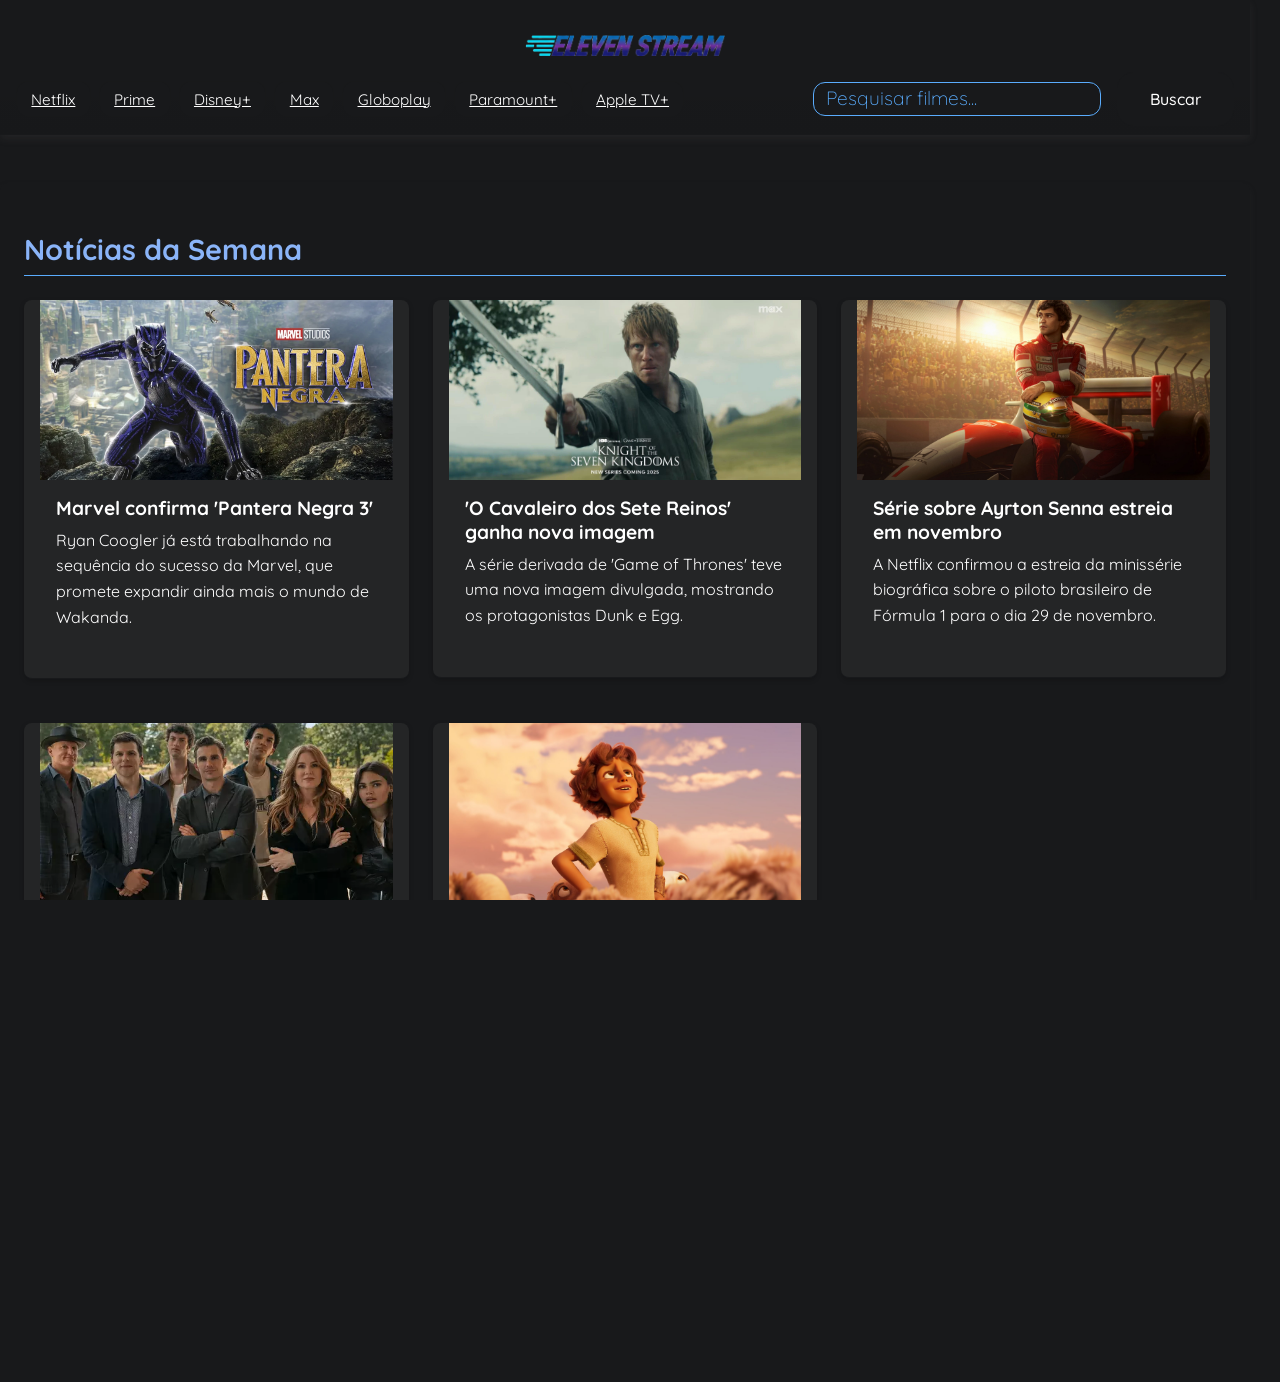
<file: index.html>
<!DOCTYPE html>
<html lang="pt-br">
<head>
    <meta charset="UTF-8">
    <meta name="viewport" content="width=device-width, initial-scale=1.0">
    <link rel="stylesheet" href="style.css">
    <link rel="icon" href="filme.ico" type="image/x-icon">
    <title>Eleven Stream</title>
</head>
<body>
    <header>
        <h1>
            <a href="index.html" class="logo-button" aria-label="Voltar para a página principal">
                <img src="eleven.png" alt="logo Eleven Stream" width="200">
            </a>
        </h1>

        <!-- barra fixa na base do header: grupo de botões (scroll) + campo de busca à direita -->
        <div class="stream-buttons">
            <div class="buttons-group">
                <a href="netflix.html" class="btn-stream btn-netflix" aria-label="Netflix">Netflix</a>
                <a href="prime-video.html" class="btn-stream btn-prime-video" aria-label="Prime Video">Prime</a>
                <a href="disney-plus.html" class="btn-stream btn-disney-plus" aria-label="Disney+">Disney+</a>
                <a href="max.html" class="btn-stream btn-max" aria-label="Max">Max</a>
                <a href="globoplay.html" class="btn-stream btn-globoplay" aria-label="Globoplay">Globoplay</a>
                <a href="paramount.html" class="btn-stream btn-paramount" aria-label="Paramount+">Paramount+</a>
                <a href="apple-tv.html" class="btn-stream btn-apple-tv" aria-label="Apple TV+">Apple TV+</a>
            </div>

            <div class="search-container" role="search">
                <input id="busca" type="search" placeholder="Pesquisar filmes..." aria-label="Pesquisar filmes">
                <button id="botao-busca" aria-label="Buscar">Buscar</button>
            </div>
        </div>

        <!-- barra de pesquisa removida conforme solicitado -->
    </header>

    <main>
        <section class="news-container">
            <h2>Notícias da Semana</h2>
            <div class="news-articles">
                <a href="https://www.adorocinema.com/filmes/filme-312101/" target="_blank" style="text-decoration: none; color: inherit;">
                    <article class="news-item">
                        <img src="pantera_negra.png" alt="Pantera Negra">
                        <div class="news-item-content">
                            <h3>Marvel confirma 'Pantera Negra 3'</h3>
                            <p>Ryan Coogler já está trabalhando na sequência do sucesso da Marvel, que promete expandir ainda mais o mundo de Wakanda.</p>
                        </div>
                    </article>
                </a>
                <a href="https://www.adorocinema.com/series/serie-28230/" target="_blank" style="text-decoration: none; color: inherit;">
                    <article class="news-item">
                        <img src="o_cavaleiro_dos_sete_reinos.png" alt="imagem da serie o cavaleiro dos sete reinos">
                        <div class="news-item-content">
                            <h3>'O Cavaleiro dos Sete Reinos' ganha nova imagem</h3>
                            <p>A série derivada de 'Game of Thrones' teve uma nova imagem divulgada, mostrando os protagonistas Dunk e Egg. </p>
                        </div>
                    </article>
                </a>
                <a href="https://www.adorocinema.com/series/serie-34199/" target="_blank" style="text-decoration: none; color: inherit;">
                    <article class="news-item">
                        <img src="airton_senna.png" alt="Série Senna da Netflix">
                        <div class="news-item-content">
                            <h3>Série sobre Ayrton Senna estreia em novembro</h3>
                            <p>A Netflix confirmou a estreia da minissérie biográfica sobre o piloto brasileiro de Fórmula 1 para o dia 29 de novembro.</p>
                        </div>
                    </article>
                </a>
                <a href="https://www.adorocinema.com/filmes/filme-238073/" target="_blank" style="text-decoration: none; color: inherit;">
                    <article class="news-item">
                        <img src="truque_de_mestre.png" alt="Logo de Truque de Mestre">
                        <div class="news-item-content">
                            <h3>'Truque de Mestre 3' ganha data de estreia</h3>
                            <p>A sequência da popular franquia de mágicos ilusionistas foi confirmada e chega aos cinemas em novembro de 2025.</p>
                        </div>
                    </article>
                </a>
                <a href="https://www.angel.com/pt-BR/watch/young-david" target="_blank" style="text-decoration: none; color: inherit;">
                    <article class="news-item">
                        <img src="young-david.png" alt="Animação Davi">
                        <div class="news-item-content">
                            <h3>Animação sobre o Rei Davi ganha novo teaser</h3>
                            <p>A Angel Studios divulgou um novo teaser de 'Davi', uma animação musical que contará a história do pastor que se tornou rei.</p>
                        </div>
                    </article>
                </a>
            </div>
        </section>
        <section class="card-container">
            <article class="card">
               
            </article>
        </section>
    </main>

    <!-- footer movido para baixo da página -->
    <footer>
        <div class="footer-location">
            Brasil
        </div>
        <div class="footer-links">
            <a href="https://github.com/Hyago085" target="_blank">GitHub</a>
            <a href="https://www.alura.com.br/" target="_blank">Alura</a>
            <a href="https://www.linkedin.com/in/hyago-eug%C3%AAnio-229a09251/" target="_blank">LinkedIn</a>
        </div>
    </footer>
    <script src="app.js"></script>
</body>
</html>
</file>
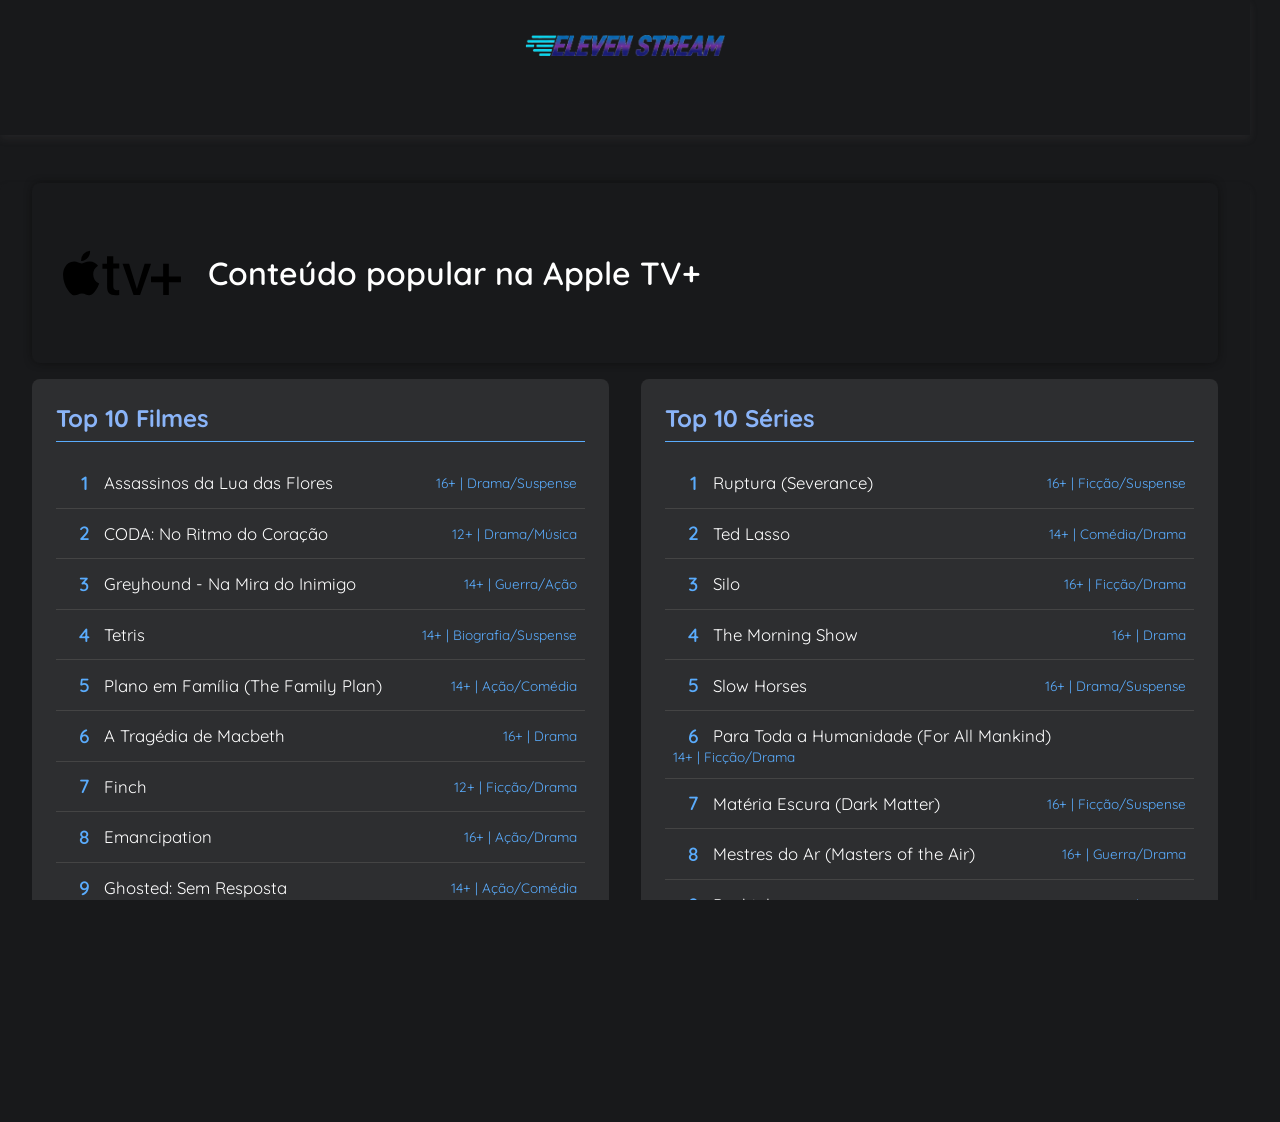
<file: apple-tv.html>
<!DOCTYPE html>
<html lang="pt-br">
<head>
    <meta charset="UTF-8">
    <meta name="viewport" content="width=device-width, initial-scale=1.0">
    <title>Top 10 Apple TV+ - Movie Stream</title>
    <link rel="icon" href="filme.ico" type="image/x-icon">
    <link rel="stylesheet" href="style.css">
    <link rel="stylesheet" href="streaming-page.css">
</head>
<body>
    <header>
        <h1>
            <a href="index.html" class="logo-button" aria-label="Voltar para a página principal">
                <img src="eleven.png" alt="logo Eleven Stream" width="200">
            </a>
        </h1>
    </header>

    <main class="streaming-page-main" data-streaming-service="appletv">
        <div class="streaming-header appletv-header">
            <img src="apple-tv-logo-2023.svg" class="streaming-logo">
            <h2>Conteúdo popular na Apple TV+</h2>
        </div>

        <div class="top-lists-container">
            <section class="top-list">
                <h3>Top 10 Filmes</h3>
                <ol id="movies-list"></ol>
            </section>

            <section class="top-list">
                <h3>Top 10 Séries</h3>
                <ol id="series-list"></ol>
            </section>
        </div>
    </main>

    <footer style="padding: 10px 20px;">
        <div class="footer-location">Brasil</div>
        <div class="footer-links">
            <a href="https://github.com/Hyago085" target="_blank">GitHub</a>
            <a href="https://www.alura.com.br/" target="_blank">Alura</a>
            <a href="https://www.linkedin.com/in/hyago-eug%C3%AAnio-229a09251/" target="_blank">LinkedIn</a>
        </div>
    </footer>
    <script src="app.js"></script>
</body>
</html>
</file>
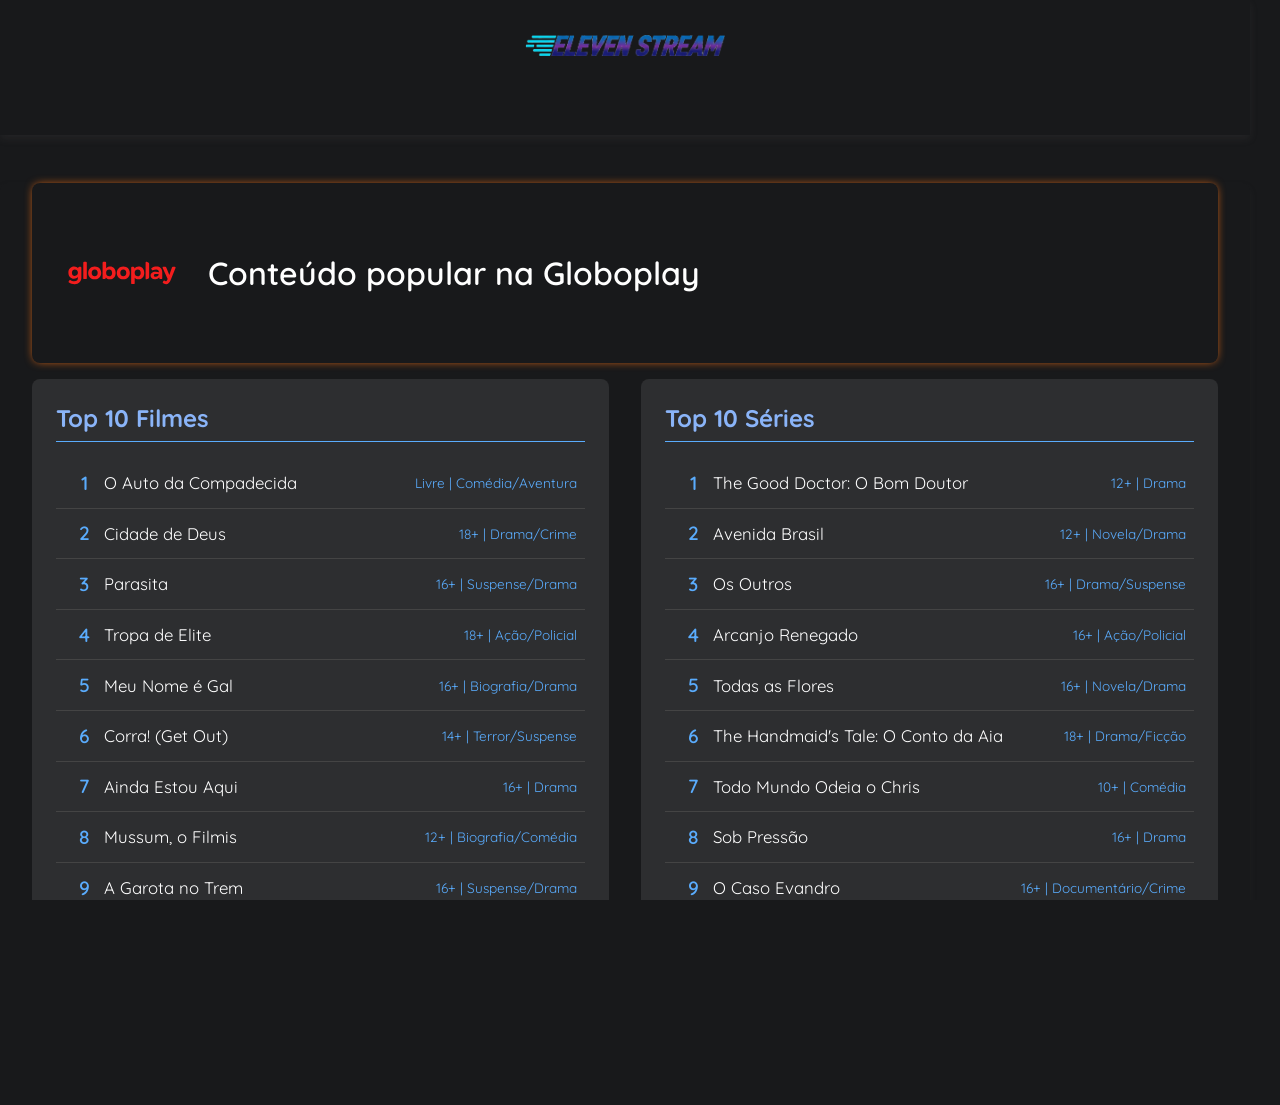
<file: globoplay.html>
<!DOCTYPE html>
<html lang="pt-br">
<head>
    <meta charset="UTF-8">
    <meta name="viewport" content="width=device-width, initial-scale=1.0">
    <title>Top 10 Globoplay - Movie Stream</title>
    <link rel="icon" href="filme.ico" type="image/x-icon">
    <link rel="stylesheet" href="style.css">
    <link rel="stylesheet" href="streaming-page.css">
</head>
<body>
    <header>
        <h1>
            <a href="index.html" class="logo-button" aria-label="Voltar para a página principal">
                <img src="eleven.png" alt="logo Eleven Stream" width="200">
            </a>
        </h1>
    </header>

    <main class="streaming-page-main" data-streaming-service="globoplay">
        <div class="streaming-header globoplay-header">
            <img src="globoplay-logo.svg"
                 alt="Logo Globoplay"
                 class="streaming-logo"
                 onerror="this.onerror=null;this.src='https://via.placeholder.com/140x80?text=Globoplay';">
            <h2>Conteúdo popular na Globoplay</h2>
        </div>

        <div class="top-lists-container">
            <section class="top-list">
                <h3>Top 10 Filmes</h3>
                <ol id="movies-list"></ol>
            </section>

            <section class="top-list">
                <h3>Top 10 Séries</h3>
                <ol id="series-list"></ol>
            </section>
        </div>
    </main>

    <footer style="padding: 10px 20px;">
        <div class="footer-location">Brasil</div>
        <div class="footer-links">
            <a href="https://github.com/Hyago085" target="_blank">GitHub</a>
            <a href="https://www.alura.com.br/" target="_blank">Alura</a>
            <a href="https://www.linkedin.com/in/hyago-eug%C3%AAnio-229a09251/" target="_blank">LinkedIn</a>
        </div>
    </footer>
    <script src="app.js"></script>
</body>
</html>
</file>
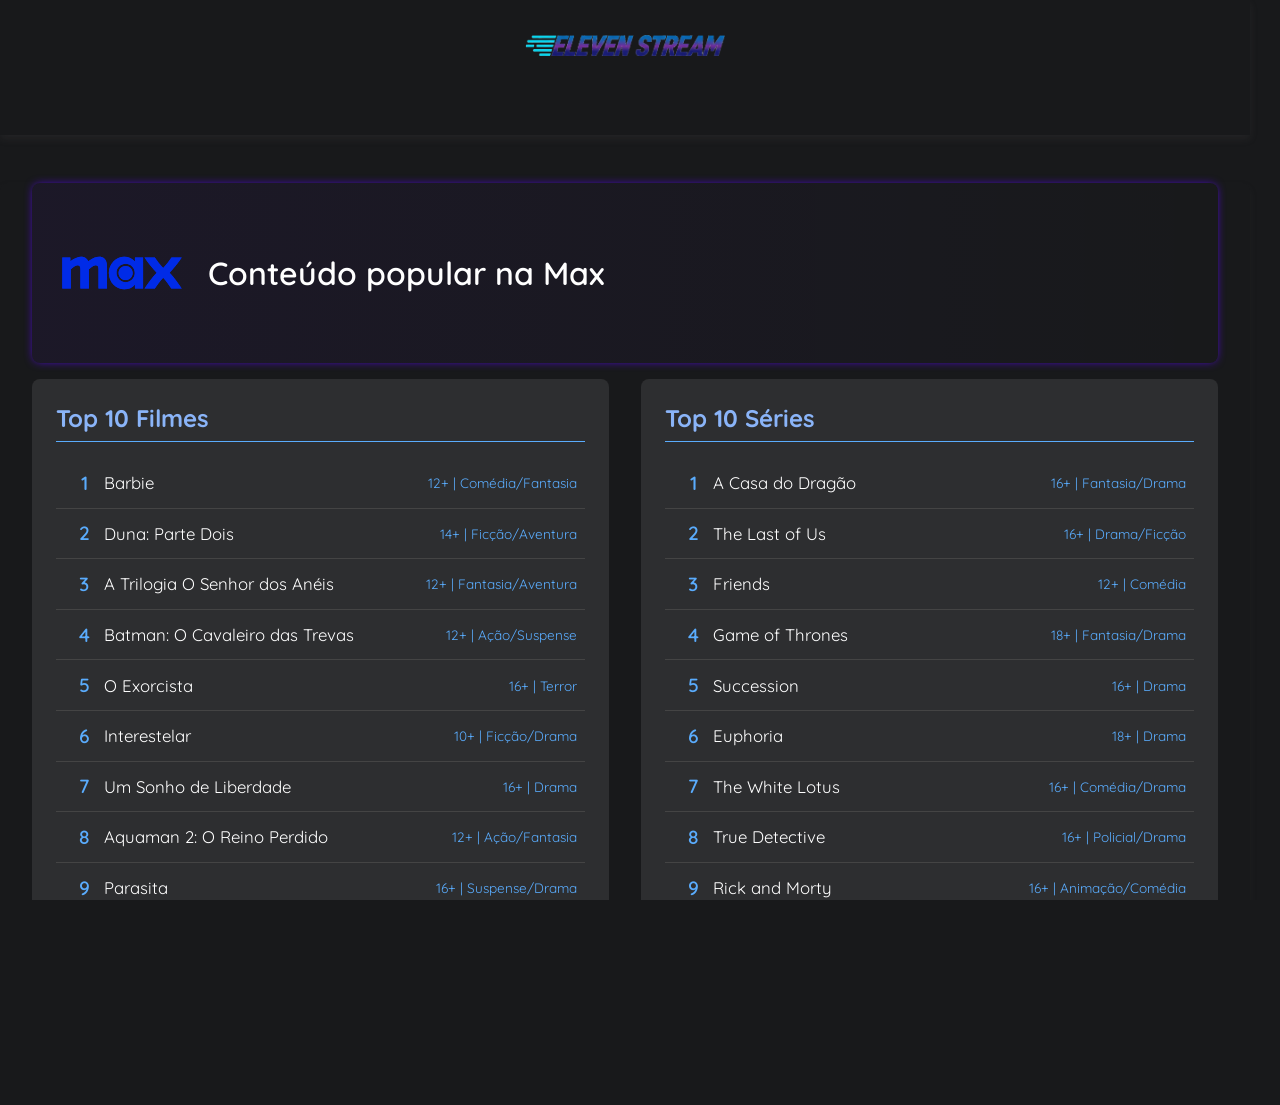
<file: max.html>
<!DOCTYPE html>
<html lang="pt-br">
<head>
    <meta charset="UTF-8">
    <meta name="viewport" content="width=device-width, initial-scale=1.0">
    <title>Top 10 Max - Movie Stream</title>
    <link rel="icon" href="filme.ico" type="image/x-icon">
    <link rel="stylesheet" href="style.css">
    <link rel="stylesheet" href="streaming-page.css">
</head>
<body>
    <header>
        <h1>
            <a href="index.html" class="logo-button" aria-label="Voltar para a página principal">
                <img src="eleven.png" alt="logo Eleven Stream" width="200">
            </a>
        </h1>
    </header>

    <main class="streaming-page-main" data-streaming-service="max">
        <div class="streaming-header max-header">
            <img src="max-logo.svg"
                 alt="Logo Max"
                 class="streaming-logo"
                    onerror="this.onerror=null;this.src='https://via.placeholder.com/140x80?text=Max';">
            <h2>Conteúdo popular na Max</h2>
        </div>

        <div class="top-lists-container">
            <section class="top-list">
                <h3>Top 10 Filmes</h3>
                <ol id="movies-list"></ol>
            </section>

            <section class="top-list">
                <h3>Top 10 Séries</h3>
                <ol id="series-list"></ol>
            </section>
        </div>
    </main>

    <footer style="padding: 10px 20px;">
        <div class="footer-location">Brasil</div>
        <div class="footer-links">
            <a href="https://github.com/Hyago085" target="_blank">GitHub</a>
            <a href="https://www.alura.com.br/" target="_blank">Alura</a>
            <a href="https://www.linkedin.com/in/hyago-eug%C3%AAnio-229a09251/" target="_blank">LinkedIn</a>
        </div>
    </footer>
    <script src="app.js"></script>
</body>
</html>
</file>
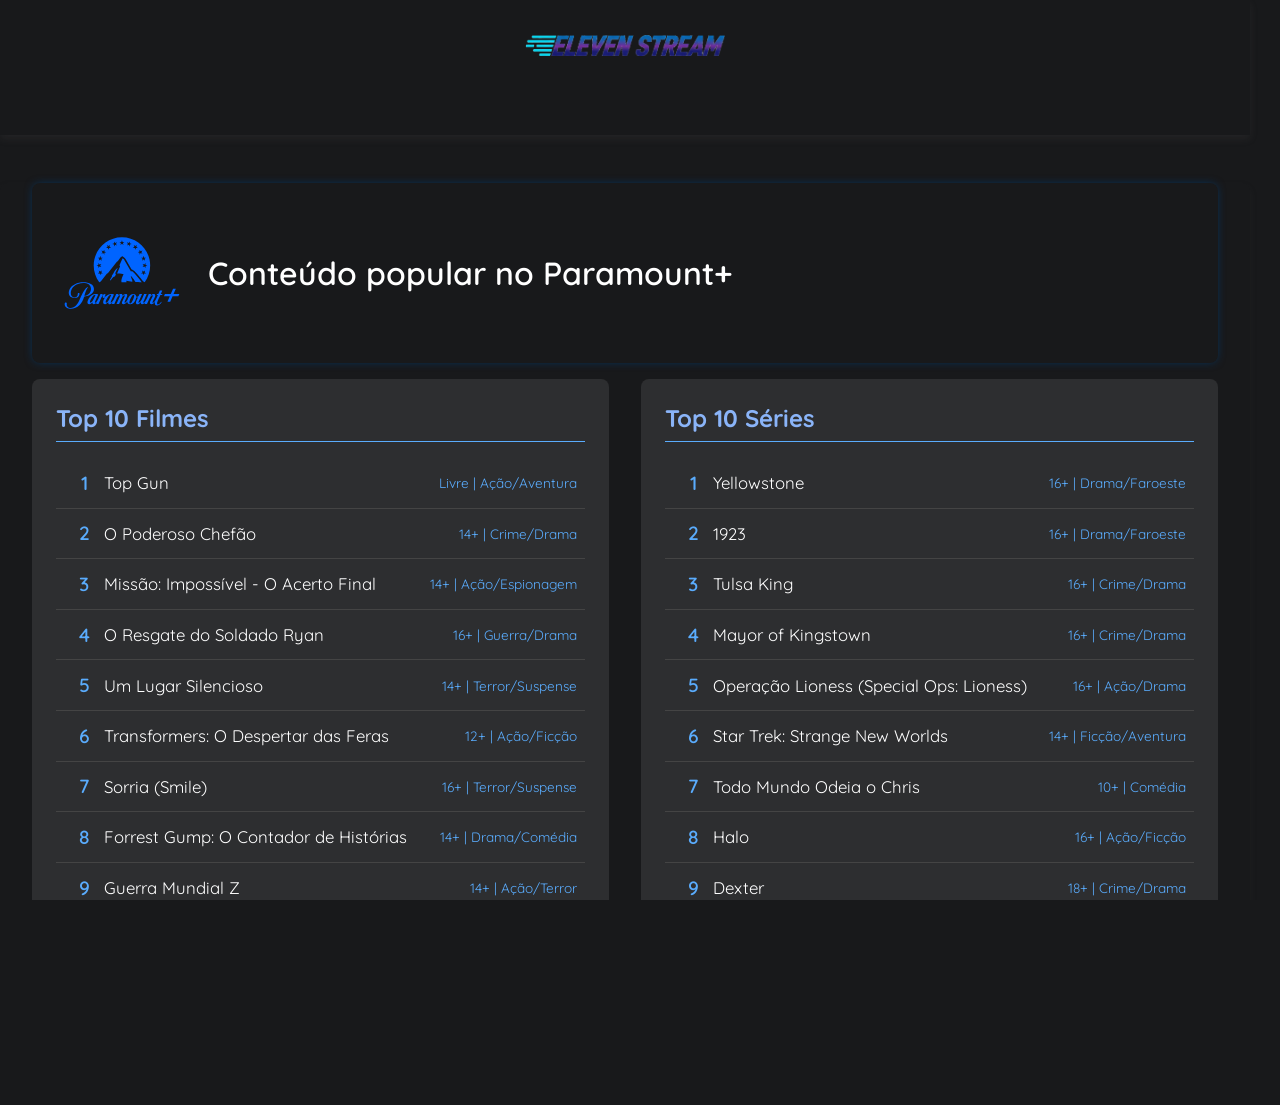
<file: paramount.html>
<!DOCTYPE html>
<html lang="pt-br">
<head>
    <meta charset="UTF-8">
    <meta name="viewport" content="width=device-width, initial-scale=1.0">
    <title>Top 10 Paramount+ - Movie Stream</title>
    <link rel="icon" href="filme.ico" type="image/x-icon">
    <link rel="stylesheet" href="style.css">
    <link rel="stylesheet" href="streaming-page.css">
</head>
<body>
    <header>
        <h1>
            <a href="index.html" class="logo-button" aria-label="Voltar para a página principal">
                <img src="eleven.png" alt="logo Eleven Stream" width="200">
            </a>
        </h1>
    </header>

    <main class="streaming-page-main" data-streaming-service="paramount">
        <div class="streaming-header paramount-header">
            <img src="paramount-plus-logo.svg" class="streaming-logo">
            <h2>Conteúdo popular no Paramount+</h2>
        </div>

        <div class="top-lists-container">
            <section class="top-list">
                <h3>Top 10 Filmes</h3>
                <ol id="movies-list"></ol>
            </section>

            <section class="top-list">
                <h3>Top 10 Séries</h3>
                <ol id="series-list"></ol>
            </section>
        </div>
    </main>

    <footer style="padding: 10px 20px;">
        <div class="footer-location">Brasil</div>
        <div class="footer-links">
            <a href="https://github.com/Hyago085" target="_blank">GitHub</a>
            <a href="https://www.alura.com.br/" target="_blank">Alura</a>
            <a href="https://www.linkedin.com/in/hyago-eug%C3%AAnio-229a09251/" target="_blank">LinkedIn</a>
        </div>
    </footer>
    <script src="app.js"></script>
</body>
</html>
</file>
<file: style.css>
/* Importa a fonte 'Quicksand' do Google Fonts para ser usada em toda a página. */
@import url('https://fonts.googleapis.com/css2?family=Quicksand:wght@300..700&display=swap');

/* Seletor universal (*) que aplica a regra a todos os elementos. */
* {
    box-sizing: border-box; /* Garante que padding e border não aumentem a largura/altura final do elemento. */
}

/* Define variáveis de cores globais para serem reutilizadas no CSS, facilitando a manutenção do tema. */
:root {
    --primary-color: #8ab4f8;
    --secondary-color: #ffffff;
    --tertiary-color: #5aacfd;
    --bg-color: #18191b;

    /* Cores das marcas de streaming */
    --netflix-red: #E50914;
    --prime-video-blue: #00A8E1;
    --disney-plus-blue: #01147C;
    --max-purple: #5808F3;
    --text-light: #FFFFFF;
    --text-dark: #000000;

    /* cores adicionais solicitadas */
    --globoplay-green: #FB7416;
    --paramount-blue: #003B6F;
    --appletv-black: #0B0B0B;
}

/* Estilos aplicados ao corpo (body) da página. */
body {
    margin: 0; /* Remove a margem padrão do navegador. */
    background: var(--bg-color); /* Define a cor de fundo usando uma variável. */
    color: var(--secondary-color); /* Define a cor do texto padrão. */
    font-family: "Quicksand", sans-serif; /* Define a família da fonte. */
}

/* remove barra de rolagem global e força rolagem interna no main */
html, body {
    height: 100%;
    overflow: auto; /* scrollbar do documento (no canto direito) */
    scrollbar-gutter: stable; /* evita "pulo" no layout quando a barra aparece (suporte moderno) */
}

/* main não deve ter scroll próprio vertical - permite que o scroll fique na borda direita da janela */
main {
    overflow-y: visible;
    -webkit-overflow-scrolling: touch;
    max-width: 80rem;
    margin: 0 auto;
    margin-top: 2rem;
    padding-right: 0; /* remove espaço que desloca a barra para dentro */
    padding-bottom: 4rem;
}

/* Estilização do cabeçalho (header). */
header {
    padding: 2rem 1rem 4.5rem; /* aumenta padding-bottom para espaço da barra de botões */
    display: flex;
    align-items: center;
    justify-content: space-around;
    position: sticky; /* Faz o cabeçalho ficar fixo no topo ao rolar a página. */
    top: 0; /* Posição inicial no topo. */
    background: var(--bg-color); /* Cor de fundo. */
    z-index: 10; /* Garante que o cabeçalho fique sobre outros elementos. */
    box-shadow: 0 4px 8px rgba(109, 105, 105, 0.137); /* Sombra para destaque */
    border-bottom: 1px solid var(--bg-color); /* Borda inferior sutil. */
    gap: 1rem; /* Espaçamento entre os itens do flex container. */
}

/* Estilização do título principal (h1) dentro do cabeçalho. */
header h1 {
    font-size: 1.5rem;
    margin: 0;
    font-weight: 500;
    white-space: nowrap; /* Impede que o texto quebre em várias linhas. */
}

/* torna a logo clicável sem aparência de link padrão */
.logo-button {
    display: inline-block;
    text-decoration: none;
    background: transparent;
    border: none;
    padding: 0;
    margin: 0;
    cursor: pointer;
}
.logo-button img {
    display: block;
    max-width: 100%;
    height: auto;
}

/* Estilização do campo de busca (input). */
div input {
    padding: 0.375rem 0.75rem;
    border-radius: 1rem;
    border: 1px solid var(--tertiary-color);
    background: var(--bg-color);
    font-family: inherit;
    font-size: 1.5rem;
    transition: all 0.2s ease;
    width: 30rem;
    color: var(--secondary-color);
    margin-right: .5rem;
}

/* Estilização do texto de placeholder dentro do input. */
div input::placeholder {
    font-size: 1.2rem;
    font-weight: 300;
    color: var(--tertiary-color);
}

/* Estilização do input quando está em foco (selecionado). */
div input:focus {
    outline: none; /* Remove a borda de foco padrão. */
    border-color: var(--bg-color); /* Muda a cor da borda. */
    box-shadow: 0 0 0 0.1rem var(--tertiary-color); /* Adiciona uma sombra para indicar o foco. */
}

/* Estilização do botão de busca. */
#botao-busca {
    padding: 1rem 2rem;
    border-radius: 1rem;
    border: none; /* Remove a borda padrão. */
    cursor: pointer;
    font-family: inherit;
    font-weight: 500;
    font-size: 1rem;
    white-space: nowrap;
    transition: background-color 0.2s ease, color 0.2s ease;
    background-color: var(--bg-color);
    color: var(--secondary-color);
    border: 1px solid var(--bg-color);
}

/* Efeito visual quando o mouse passa por cima do botão. */
#botao-busca:hover {
    background-color: var(--primary-color);
    color: var(--bg-color);
    box-shadow: 0 0 0 0.1rem var(--primary-color);
}

/* Efeito visual quando o botão é clicado. */
#botao-busca:active {
    transform: scale(0.98); /* Reduz ligeiramente o tamanho do botão para dar feedback de clique. */
}

/* barra fixa de botões na base do header, vai de esquerda a direita */
.stream-buttons {
    position: absolute;
    left: 0;
    right: 0;
    bottom: 0;
    display: flex;
    align-items: center;
    justify-content: space-between; /* grupo de botões à esquerda, busca à direita */
    padding: 0.5rem 1rem;
    background: linear-gradient(0deg, rgba(0,0,0,0.04), transparent); /* sutileza visual */
    gap: 1rem;
}

/* grupo de botões com overflow-x para scroll horizontal quando necessário */
.buttons-group {
    display: flex;
    gap: 0.5rem;
    align-items: center;
    overflow-x: auto;
    white-space: nowrap;
    -webkit-overflow-scrolling: touch;
    flex: 1 1 auto; /* ocupa espaço disponível */
}

/* container da busca (fixo à direita da barra) */
.search-container {
    flex: 0 0 auto;
    display: flex;
    gap: 0.5rem;
    align-items: center;
}

/* estiliza o input de busca específico do cabeçalho (substitui regras genéricas se houver conflito) */
.search-container input {
    padding: 0.4rem 0.75rem;
    border-radius: 0.75rem;
    border: 1px solid var(--tertiary-color);
    background: var(--bg-color);
    font-family: inherit;
    font-size: 0.95rem;
    color: var(--secondary-color);
    width: 18rem;
}

/* adaptações para telas pequenas */
@media (max-width: 768px) {
    .search-container input {
        width: 14rem;
    }
}

@media (max-width: 480px) {
    /* quando a barra fica estática, os itens empilham e a busca ocupa largura completa */
    .stream-buttons {
        position: static;
        width: 100%;
        flex-wrap: wrap;
        justify-content: center;
        padding: 0.5rem 0;
        background: transparent;
    }

    .buttons-group {
        order: 1;
        width: 100%;
        justify-content: center;
    }

    .search-container {
        order: 2;
        width: 100%;
        justify-content: center;
        margin-top: 0.5rem;
    }

    .search-container input {
        width: 90%;
        max-width: 24rem;
    }
}

/* foco acessível no botão da logo */
.logo-button:focus {
    outline: none;
    box-shadow: 0 0 0 0.12rem rgba(138,180,248,0.14);
    border-radius: 0.25rem;
}

/* Estilização da área de conteúdo principal (main). */
main {
    max-width: 80rem;
    margin: 0 auto;
    margin-top: 3rem; /* Espaço para separar do header */
    margin-bottom: 3rem; /* Espaço para separar do footer */
    padding: 1.5rem;
    border-radius: 8px;
    box-shadow: 0 4px 8px rgba(83, 82, 82, 0.096); /* Sombra para destaque */
}

footer {
   padding: 10px 20px;
}
/* --- Seção de Notícias --- */
.news-container {
    margin-bottom: 3rem;
}

.news-container h2 {
    font-size: 1.8rem;
    color: var(--primary-color);
    border-bottom: 1px solid var(--tertiary-color);
    padding-bottom: 0.5rem;
    margin-bottom: 1.5rem;
}

.news-articles {
    display: grid;
    grid-template-columns: repeat(auto-fill, minmax(300px, 1fr));
    gap: 1.5rem;
}

.news-item {
    background-color: #242526;
    border-radius: 8px;
    overflow: hidden;
    display: flex;
    flex-direction: column;
    box-shadow: 0 2px 5px rgba(0,0,0,0.2);
    transition: transform 0.2s ease, box-shadow 0.2s ease;
}

.news-item:hover {
    transform: translateY(-5px);
    box-shadow: 0 4px 10px rgba(0,0,0,0.3);
}

.news-item img {
    width: 100%;
    height: 180px;
    object-fit: cover;
}

.news-item-content {
    padding: 1rem;
}

.news-item h3 {
    margin: 0 0 0.5rem 0;
    font-size: 1.2rem;
}

article {
    background: none;
    border-radius: 0;
    padding: 0;
    padding: 0 1rem;
    margin-bottom: 1.25rem;
    box-shadow: none;
    transition: background-color 0.3s ease, border-bottom-color 0.3s ease;
    border-bottom: 1px solid var(--bg-color);
    padding-bottom: 1.5rem;
}

/* Efeito de escala ao passar o mouse sobre um artigo. */
article:hover {
    transform: scale(1.01);
    cursor: pointer;
}

/* Estilização do título (h2) de cada artigo. */
article h2 {
    margin-top: 0;
    font-weight: 600;
    font-size: 1.6rem;
    border-bottom: none;
    padding-bottom: 0;
    margin-bottom: 0.25rem;
    color: var(--primary-color);
}

/* Estilização dos parágrafos (p) dentro dos artigos. */
article p {
    margin: 0.5rem 0;
    line-height: 1.6;
    font-size: 1rem;
    margin-bottom: 0.5rem;
    color: var(--secondary-color);
}

/* Estilização do texto em negrito (strong) dentro dos parágrafos. */
article p strong {
    color: var(--tertiary-color);
    font-weight: 400;
}

/* Estilização dos links (a) dentro dos artigos. */
article a {
    color: var(--primary-color);
    text-decoration: none;
    font-weight: 200;
}

/* Adiciona sublinhado ao passar o mouse sobre o link. */
article a:hover {
    text-decoration: underline;
}

/* Estilização do rodapé (footer). */
.footer {
    max-width: 80rem;
    margin: 0 auto 2rem auto; /* Centraliza e adiciona margem inferior */
    color: var(--tertiary-color); 
    padding: 2rem 1rem; /* Aumenta o padding vertical para "esticar" o rodapé */
    border-radius: 8px;
    border-top: 1px solid #5d5f61;
    font-size: 0.8rem;
}

/* Estilização da seção de localização no rodapé. */
.footer-location {
    color: #007cf8;
    margin-bottom: 10px;
}

/* Estilização da lista de links no rodapé. */
.footer-links {
    list-style: none;
    display: flex;
    flex-wrap: wrap;
    justify-content: center;
    gap: 15px;
}

/* Estilização dos links individuais no rodapé. */
.footer-links a {
    color: var(--secondary-color);
    text-decoration: none;
    transition: color 0.2s;
}

.footer-links a:hover {
    color: var(--primary-color);
}

/* Estilo base para os botões de streaming */
.btn-stream {
    flex: 0 0 auto;
    padding: 0.45rem 0.9rem;
    border-radius: 0.75rem;
    font-size: 0.95rem;
    background-color: var(--bg-color);
    color: var(--secondary-color);
    border: 1px solid rgba(20, 20, 20, 0.06);
    transition: background-color 0.20s ease, color 0.20s ease, box-shadow 0.20s ease, transform 0.08s ease;
    cursor: pointer;
}

/* foco acessível */
.btn-stream:focus {
    outline: none;
    box-shadow: 0 0 0 0.12rem rgba(0, 0, 0, 0.14);
    transform: translateY(-1px);
}

/* Hover por marca (cores aparecem ao passar o mouse) */
.btn-stream.btn-netflix:hover {
    background-color: var(--netflix-red);
    color: var(--text-light);
}

.btn-stream.btn-prime-video:hover {
    background-color: var(--prime-video-blue);
    color: var(--text-light);
}

.btn-stream.btn-disney-plus:hover {
    background-color: var(--disney-plus-blue);
    color: var(--text-light);
}

.btn-stream.btn-max:hover {
    background-color: var(--max-purple);
    color: var(--text-light);
}

.btn-stream.btn-globoplay:hover {
    background-color: var(--globoplay-green);
    color: var(--text-light);
}

.btn-stream.btn-paramount:hover {
    background-color: var(--paramount-blue);
    color: var(--text-light);
}

.btn-stream.btn-apple-tv:hover {
    background-color: var(--appletv-black);
    color: var(--text-light);
}

/* Media Query para telas com largura máxima de 768px (tablets). */
@media (max-width: 768px) {
    header {
        flex-direction: column;
        padding: 1rem;
    }

    header h1 {
        text-align: center;
        margin-bottom: 1rem;
    }

    div input {
        width: 90vw;
        font-size: 1.2rem;
    }

    main {
        padding: 0 1rem;
    }

    article:hover {
        transform: none;
    }
}

/* Media Query para telas com largura máxima de 480px (celulares). */
@media (max-width: 480px) {
    header h1 {
        font-size: 1rem;
        max-width: 70%;
        word-wrap: break-word;
    }

    div input,
    div input::placeholder {
        font-size: 1rem;
    }

    article h2 {
        font-size: 1.3rem;
    }

    div {
        display: flex;
        align-items: center;
        justify-content: center;
        flex-direction: column;
        gap: 0.5rem;
    }

    .footer {
        display: none; /* Oculta o rodapé em telas muito pequenas. */
    }

    button {
        margin-top: 1rem;
    }

    header {
        padding: 1rem; /* remove espaço extra quando a barra ficar estática */
    }

    .stream-buttons {
        position: static;
        width: 100%;
        flex-wrap: wrap;
        justify-content: center;
        padding: 0.5rem 0;
        background: transparent;
    }

    .buttons-group {
        order: 1;
        width: 100%;
        justify-content: center;
    }

    .search-container {
        order: 2;
        width: 100%;
        justify-content: center;
        margin-top: 0.5rem;
    }

    .search-container input {
        width: 90%;
        max-width: 24rem;
    }
}
</file>
<file: streaming-page.css>
/* Estilos para as páginas dedicadas de cada streaming */

.streaming-page-main {
    padding: 0 2rem;
}

.streaming-header {
    display: flex;
    align-items: center;
    gap: 1rem;
    padding: 1.25rem;
    border-radius: 8px;
    flex-wrap: wrap;
}

/* estilo compartilhado para todas as logos das páginas de streaming */
.streaming-logo {
    display: block;
    width: 140px;
    max-width: 30%;
    height: auto;
    object-fit: contain;

    /* remove o fundo e a borda de debug */
    background: transparent;
    border: none;
    min-height: 48px;

    /* Estilos para a imagem de fundo (logo) */
    background-repeat: no-repeat;
    background-position: center;
    background-size: contain;
}

/* Define a imagem de cada logo */
.netflix-header .streaming-logo {
    background-image: url('https://logodownload.org/wp-content/uploads/2014/10/netflix-logo-5.png');
}
.prime-video-header .streaming-logo {
    background-image: url('https://logodownload.org/wp-content/uploads/2018/07/prime-video-logo-0.png');
}
.disney-plus-header .streaming-logo {
    background-image: url('https://logodownload.org/wp-content/uploads/2020/11/disney-plus-logo-1.png');
}
.max-header .streaming-logo {
    background-image: url('max-logo.svg');
}

.streaming-header h2 {
    margin: 0;
    font-size: 2rem;
    font-weight: 600;
}

/* Cores específicas para cada serviço */
.netflix-header {
    border-color: var(--netflix-red);
    box-shadow: 0 0 10px -2px var(--netflix-red);
}
.prime-video-header {
    border-color: var(--prime-video-blue);
    box-shadow: 0 0 10px -2px var(--prime-video-blue);
}
.disney-plus-header {
    border-color: var(--disney-plus-blue);
    box-shadow: 0 0 10px -2px var(--disney-plus-blue);
}
.max-header {
    border-color: var(--max-purple);
    box-shadow: 0 0 10px -2px var(--max-purple);
}
.globoplay-header { border-color: var(--globoplay-green); box-shadow: 0 0 10px -2px var(--globoplay-green); }
.paramount-header { border-color: var(--paramount-blue); box-shadow: 0 0 10px -2px var(--paramount-blue); }
.appletv-header { border-color: var(--appletv-black); box-shadow: 0 0 10px -2px var(--appletv-black); }

/* exemplo de aparência de fundo por serviço (personalize cores se quiser) */
.disney-header  { background: linear-gradient(90deg, rgba(1,20,124,0.06), transparent); }
.max-header     { background: linear-gradient(90deg, rgba(88,8,243,0.06), transparent); }

.top-lists-container {
    display: grid;
    grid-template-columns: 1fr 1fr;
    gap: 2rem;
}

.top-list {
    background-color: #2d2e30;
    padding: 1.5rem;
    border-radius: 0.5rem;
}

.top-list h3 {
    margin-top: 0;
    font-size: 1.5rem;
    color: var(--primary-color);
    border-bottom: 1px solid var(--tertiary-color);
    padding-bottom: 0.5rem;
    margin-bottom: 1rem;
}

.top-list ol {
    padding-left: 0;
    margin: 0;
    list-style: none;
    counter-reset: top-list-counter;
}

.top-list li {
    font-size: 1.05rem;
    margin-bottom: 0;
    border-bottom: 1px solid #444;
    transition: background-color 0.2s ease-in-out;
}

.top-list li:last-child {
    border-bottom: none;
}

.top-list li a {
    display: flex;
    align-items: center;
    padding: 0.8rem 0.5rem;
    text-decoration: none;
    color: var(--secondary-color);
    width: 100%; /* Garante que o link ocupe todo o espaço */
    justify-content: space-between; /* Alinha o título à esquerda e os detalhes à direita */
    flex-wrap: wrap; /* Permite que os itens quebrem linha em telas pequenas */
}

.top-list li a .title {
    flex-grow: 1; /* Faz o título ocupar o espaço disponível */
    padding-right: 1rem; /* Espaço entre o título e os detalhes */
}

.top-list li a .details {
    font-size: 0.85rem;
    color: var(--tertiary-color);
    text-align: right;
    white-space: nowrap; /* Impede que os detalhes quebrem linha */
}

.top-list li a::before {
    counter-increment: top-list-counter;
    content: counter(top-list-counter);
    font-weight: 600;
    font-size: 1.2rem;
    min-width: 2.5rem;
    text-align: center;
    color: var(--tertiary-color);
}

/* Força centralização do bloco de header no main se necessário */
.streaming-page-main .streaming-header {
    margin: 1rem 0;
    align-items: center;
}
.top-list li:hover {
    background-color: #3a3b3d;
}


/* Media queries para responsividade */
@media (max-width: 768px) {
    .top-lists-container {
        grid-template-columns: 1fr;
    }

    .streaming-header h2 {
        font-size: 1.5rem;
    }
}
</file>
